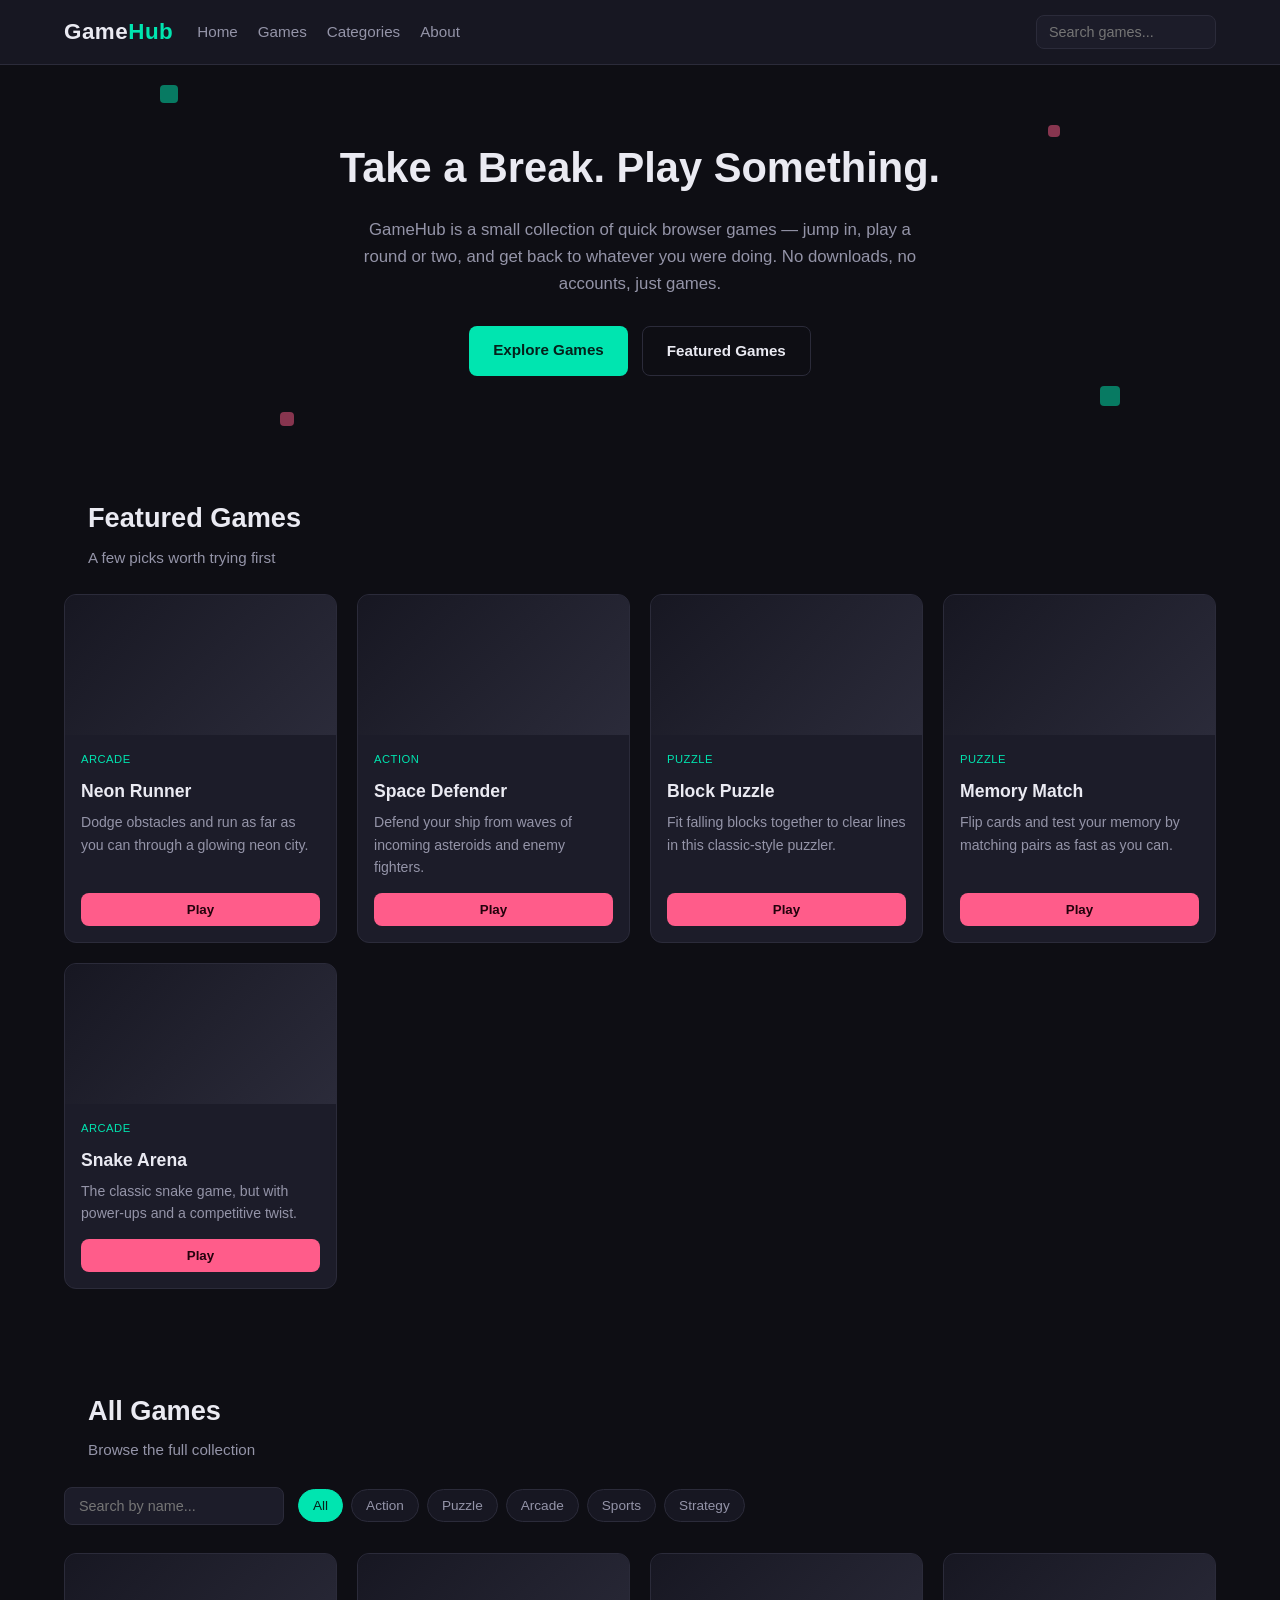
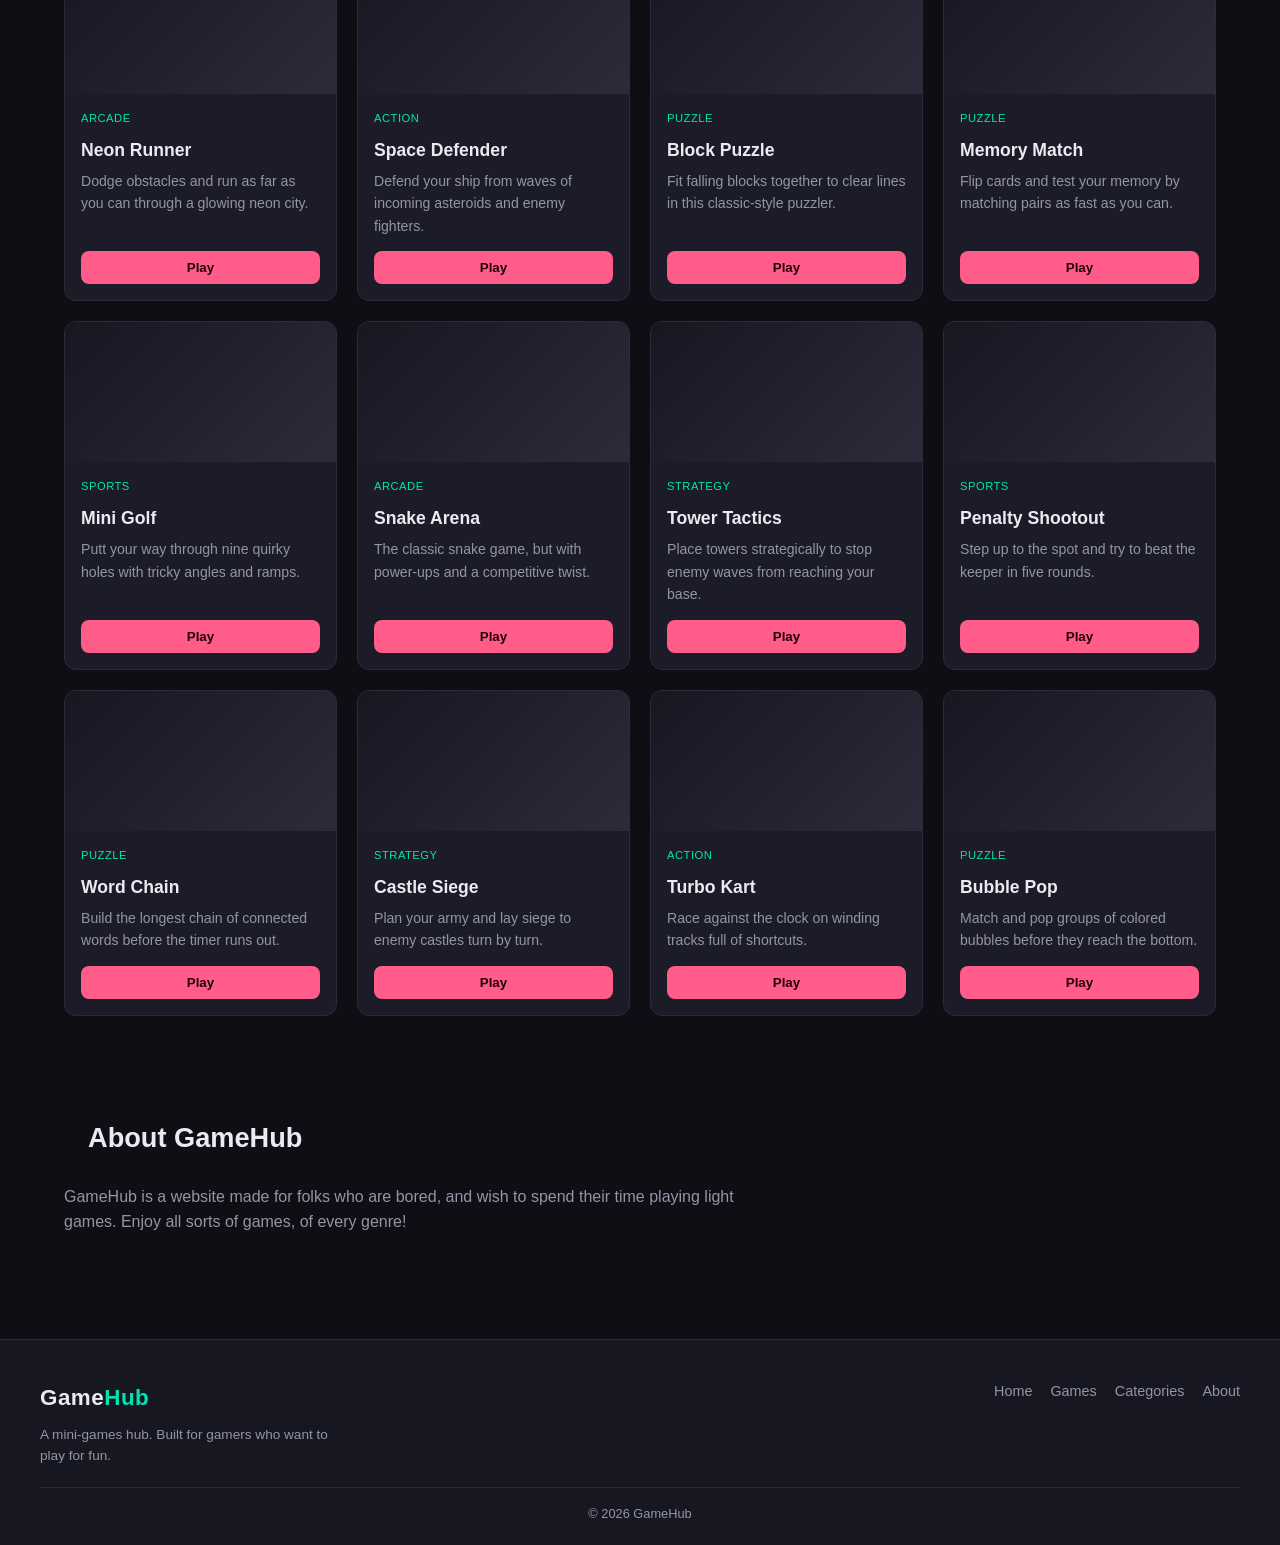
<file: index.html>
<!DOCTYPE html>
<html lang="en">
<head>
<meta charset="UTF-8">
<meta name="viewport" content="width=device-width, initial-scale=1.0">
<title>GameHub - Take a Break. Play Something.</title>
<link rel="stylesheet" href="hp.css">
</head>
<body>

<header class="navbar">
  <div class="nav-container">
    <a href="#home" class="logo">Game<span>Hub</span></a>

    <nav class="nav-links" id="navLinks">
      <a href="#home">Home</a>
      <a href="#featured">Games</a>
      <a href="#all-games">Categories</a>
      <a href="#about">About</a>
    </nav>

    <div class="nav-search">
      <input type="text" id="navSearchInput" placeholder="Search games...">
    </div>

    <button class="menu-toggle" id="menuToggle" aria-label="Toggle menu">
      <span></span>
      <span></span>
      <span></span>
    </button>
  </div>
</header>

<section class="hero" id="home">
  <div class="hero-decoration">
    <span class="pixel p1"></span>
    <span class="pixel p2"></span>
    <span class="pixel p3"></span>
    <span class="pixel p4"></span>
  </div>
  <div class="hero-content">
    <h1>Take a Break. Play Something.</h1>
    <p>GameHub is a small collection of quick browser games — jump in, play a round or two, and get back to whatever you were doing. No downloads, no accounts, just games.</p>
    <div class="hero-buttons">
      <a href="#all-games" class="btn btn-primary">Explore Games</a>
      <a href="#featured" class="btn btn-secondary">Featured Games</a>
    </div>
  </div>
</section>

<section class="featured" id="featured">
  <div class="section-header">
    <h2>Featured Games</h2>
    <p>A few picks worth trying first</p>
  </div>
  <div class="featured-grid" id="featuredGrid">
    </div>
</section>

<section class="all-games" id="all-games">
  <div class="section-header">
    <h2>All Games</h2>
    <p>Browse the full collection</p>
  </div>

  <div class="controls">
    <input type="text" id="searchInput" placeholder="Search by name...">
    <div class="category-filters" id="categoryFilters">
      <button class="filter-btn active" data-category="All">All</button>
      <button class="filter-btn" data-category="Action">Action</button>
      <button class="filter-btn" data-category="Puzzle">Puzzle</button>
      <button class="filter-btn" data-category="Arcade">Arcade</button>
      <button class="filter-btn" data-category="Sports">Sports</button>
      <button class="filter-btn" data-category="Strategy">Strategy</button>
    </div>
  </div>

  <div class="loading" id="loadingState">Loading games...</div>
  <div class="games-grid" id="gamesGrid"></div>
  <div class="no-results" id="noResults">
    <p>No games found. Try a different search or category.</p>
  </div>
</section>

<section class="about" id="about">
  <div class="section-header">
    <h2>About GameHub</h2>
  </div>
  <div class="about-content">
    <p>GameHub is a website made for folks who are bored, and wish to spend their time playing light games. Enjoy all sorts of games, of every genre!</p>
  </div>
</section>

<footer class="footer">
  <div class="footer-content">
    <div class="footer-brand">
      <span class="logo">Game<span>Hub</span></span>
      <p>A mini-games hub. Built for gamers who want to play for fun.</p>
    </div>
    <nav class="footer-links">
      <a href="#home">Home</a>
      <a href="#featured">Games</a>
      <a href="#all-games">Categories</a>
      <a href="#about">About</a>
    </nav>
  </div>
  <div class="footer-bottom">
    <p>&copy; <span id="year"></span> GameHub </p>
  </div>
</footer>

<script src="scripthp.js"></script>
</body>
</html>
</file>
<file: hp.css>
:root {
  --bg-dark: #0e0e14;
  --bg-panel: #171722;
  --bg-card: #1c1c29;
  --text-main: #eaeaf2;
  --text-muted: #9494a8;
  --accent: #00e5b0;
  --accent-2: #ff5c8a;
  --border: #2b2b3a;
  --radius: 12px;
  --shadow: 0 4px 14px rgba(0, 0, 0, 0.4);
}

* {
  margin: 0;
  padding: 0;
  box-sizing: border-box;
}

body {
  background: var(--bg-dark);
  color: var(--text-main);
  font-family: 'Segoe UI', Verdana, Arial, sans-serif;
  line-height: 1.6;
}

a {
  text-decoration: none;
  color: inherit;
}

img {
  display: block;
  max-width: 100%;
}

/* NAVBAR */
.navbar {
  position: sticky;
  top: 0;
  z-index: 100;
  background: var(--bg-panel);
  border-bottom: 1px solid var(--border);
}

.nav-container {
  max-width: 1200px;
  margin: 0 auto;
  padding: 14px 24px;
  display: flex;
  align-items: center;
  gap: 24px;
}

.logo {
  font-size: 1.4rem;
  font-weight: 700;
  letter-spacing: 0.5px;
  white-space: nowrap;
}

.logo span {
  color: var(--accent);
}

.nav-links {
  display: flex;
  gap: 20px;
  flex: 1;
}

.nav-links a {
  color: var(--text-muted);
  font-size: 0.95rem;
  transition: color 0.2s ease;
}

.nav-links a:hover {
  color: var(--accent);
}

.nav-search input {
  background: var(--bg-card);
  border: 1px solid var(--border);
  color: var(--text-main);
  padding: 8px 12px;
  border-radius: 8px;
  font-size: 0.9rem;
  width: 180px;
  outline: none;
  transition: border-color 0.2s ease;
}

.nav-search input:focus {
  border-color: var(--accent);
}

.menu-toggle {
  display: none;
  flex-direction: column;
  gap: 5px;
  background: none;
  border: none;
  cursor: pointer;
}

.menu-toggle span {
  width: 24px;
  height: 2px;
  background: var(--text-main);
}

/* HERO */
.hero {
  position: relative;
  max-width: 1200px;
  margin: 0 auto;
  padding: 70px 24px;
  text-align: center;
  overflow: hidden;
}

.hero h1 {
  font-size: 2.6rem;
  margin-bottom: 16px;
}

.hero p {
  color: var(--text-muted);
  max-width: 560px;
  margin: 0 auto 28px;
  font-size: 1.05rem;
}

.hero-buttons {
  display: flex;
  gap: 14px;
  justify-content: center;
  flex-wrap: wrap;
}

.btn {
  padding: 12px 24px;
  border-radius: 8px;
  font-weight: 600;
  font-size: 0.95rem;
  transition: transform 0.15s ease, box-shadow 0.15s ease;
  cursor: pointer;
  border: none;
  display: inline-block;
}

.btn-primary {
  background: var(--accent);
  color: #05201a;
}

.btn-secondary {
  background: transparent;
  color: var(--text-main);
  border: 1px solid var(--border);
}

.btn:hover {
  transform: translateY(-2px);
  box-shadow: var(--shadow);
}

.hero-decoration {
  position: absolute;
  inset: 0;
  pointer-events: none;
  z-index: -1;
}

.pixel {
  position: absolute;
  border-radius: 4px;
  opacity: 0.5;
}

.p1 { width: 18px; height: 18px; background: var(--accent); top: 20px; left: 10%; }
.p2 { width: 12px; height: 12px; background: var(--accent-2); top: 60px; right: 15%; }
.p3 { width: 14px; height: 14px; background: var(--accent-2); bottom: 20px; left: 20%; }
.p4 { width: 20px; height: 20px; background: var(--accent); bottom: 40px; right: 10%; }

/* SECTION HEADERS */
.section-header {
  max-width: 1200px;
  margin: 0 auto;
  padding: 0 24px;
  margin-bottom: 24px;
}

.section-header h2 {
  font-size: 1.7rem;
  margin-bottom: 6px;
}

.section-header p {
  color: var(--text-muted);
  font-size: 0.95rem;
}

/* FEATURED / GAMES GRID */
.featured, .all-games, .about {
  max-width: 1200px;
  margin: 0 auto;
  padding: 50px 24px;
}

.featured-grid,
.games-grid {
  display: grid;
  grid-template-columns: repeat(auto-fill, minmax(240px, 1fr));
  gap: 20px;
}

.game-card {
  background: var(--bg-card);
  border: 1px solid var(--border);
  border-radius: var(--radius);
  overflow: hidden;
  display: flex;
  flex-direction: column;
  transition: transform 0.2s ease, box-shadow 0.2s ease;
}

.game-card:hover {
  transform: translateY(-4px);
  box-shadow: var(--shadow);
  border-color: var(--accent);
}

.game-thumb {
  width: 100%;
  height: 140px;
  object-fit: cover;
  background: linear-gradient(135deg, var(--bg-panel), var(--border));
}

.game-info {
  padding: 16px;
  display: flex;
  flex-direction: column;
  flex: 1;
}

.game-category {
  display: inline-block;
  font-size: 0.7rem;
  text-transform: uppercase;
  letter-spacing: 0.5px;
  color: var(--accent);
  margin-bottom: 8px;
}

.game-info h3 {
  font-size: 1.1rem;
  margin-bottom: 6px;
}

.game-info p {
  color: var(--text-muted);
  font-size: 0.88rem;
  flex: 1;
  margin-bottom: 14px;
}

.play-btn {
  background: var(--accent-2);
  color: #23020c;
  border: none;
  padding: 9px;
  border-radius: 8px;
  font-weight: 600;
  cursor: pointer;
  transition: opacity 0.2s ease;
}

.play-btn:hover {
  opacity: 0.85;
}

.featured-badge {
  position: relative;
}

/* CONTROLS */
.controls {
  display: flex;
  flex-wrap: wrap;
  gap: 14px;
  align-items: center;
  margin-bottom: 28px;
}

#searchInput {
  background: var(--bg-card);
  border: 1px solid var(--border);
  color: var(--text-main);
  padding: 10px 14px;
  border-radius: 8px;
  font-size: 0.9rem;
  min-width: 220px;
  outline: none;
}

#searchInput:focus {
  border-color: var(--accent);
}

.category-filters {
  display: flex;
  gap: 8px;
  flex-wrap: wrap;
}

.filter-btn {
  background: var(--bg-panel);
  border: 1px solid var(--border);
  color: var(--text-muted);
  padding: 8px 14px;
  border-radius: 20px;
  font-size: 0.85rem;
  cursor: pointer;
  transition: all 0.2s ease;
}

.filter-btn:hover {
  color: var(--text-main);
}

.filter-btn.active {
  background: var(--accent);
  color: #05201a;
  border-color: var(--accent);
}

.loading, .no-results {
  text-align: center;
  color: var(--text-muted);
  padding: 30px;
  display: none;
}

/* ABOUT */
.about-content p {
  color: var(--text-muted);
  max-width: 720px;
  margin-bottom: 14px;
}

/* FOOTER */
.footer {
  background: var(--bg-panel);
  border-top: 1px solid var(--border);
  padding: 40px 24px 20px;
  margin-top: 40px;
}

.footer-content {
  max-width: 1200px;
  margin: 0 auto;
  display: flex;
  flex-wrap: wrap;
  justify-content: space-between;
  gap: 20px;
  margin-bottom: 20px;
}

.footer-brand p {
  color: var(--text-muted);
  font-size: 0.85rem;
  margin-top: 8px;
  max-width: 300px;
}

.footer-links {
  display: flex;
  gap: 18px;
  flex-wrap: wrap;
}

.footer-links a {
  color: var(--text-muted);
  font-size: 0.9rem;
  transition: color 0.2s ease;
}

.footer-links a:hover {
  color: var(--accent);
}

.footer-bottom {
  max-width: 1200px;
  margin: 0 auto;
  border-top: 1px solid var(--border);
  padding-top: 16px;
  text-align: center;
  color: var(--text-muted);
  font-size: 0.8rem;
}

/* RESPONSIVE */
@media (max-width: 850px) {
  .nav-search {
    display: none;
  }
}

@media (max-width: 700px) {
  .menu-toggle {
    display: flex;
  }

  .nav-links {
    position: absolute;
    top: 100%;
    left: 0;
    right: 0;
    background: var(--bg-panel);
    border-bottom: 1px solid var(--border);
    flex-direction: column;
    padding: 16px 24px;
    display: none;
    gap: 14px;
  }

  .nav-links.open {
    display: flex;
  }

  .hero h1 {
    font-size: 2rem;
  }
}

@media (max-width: 480px) {
  .featured-grid,
  .games-grid {
    grid-template-columns: 1fr;
  }

  .controls {
    flex-direction: column;
    align-items: stretch;
  }

  #searchInput {
    width: 100%;
  }
}
</file>
